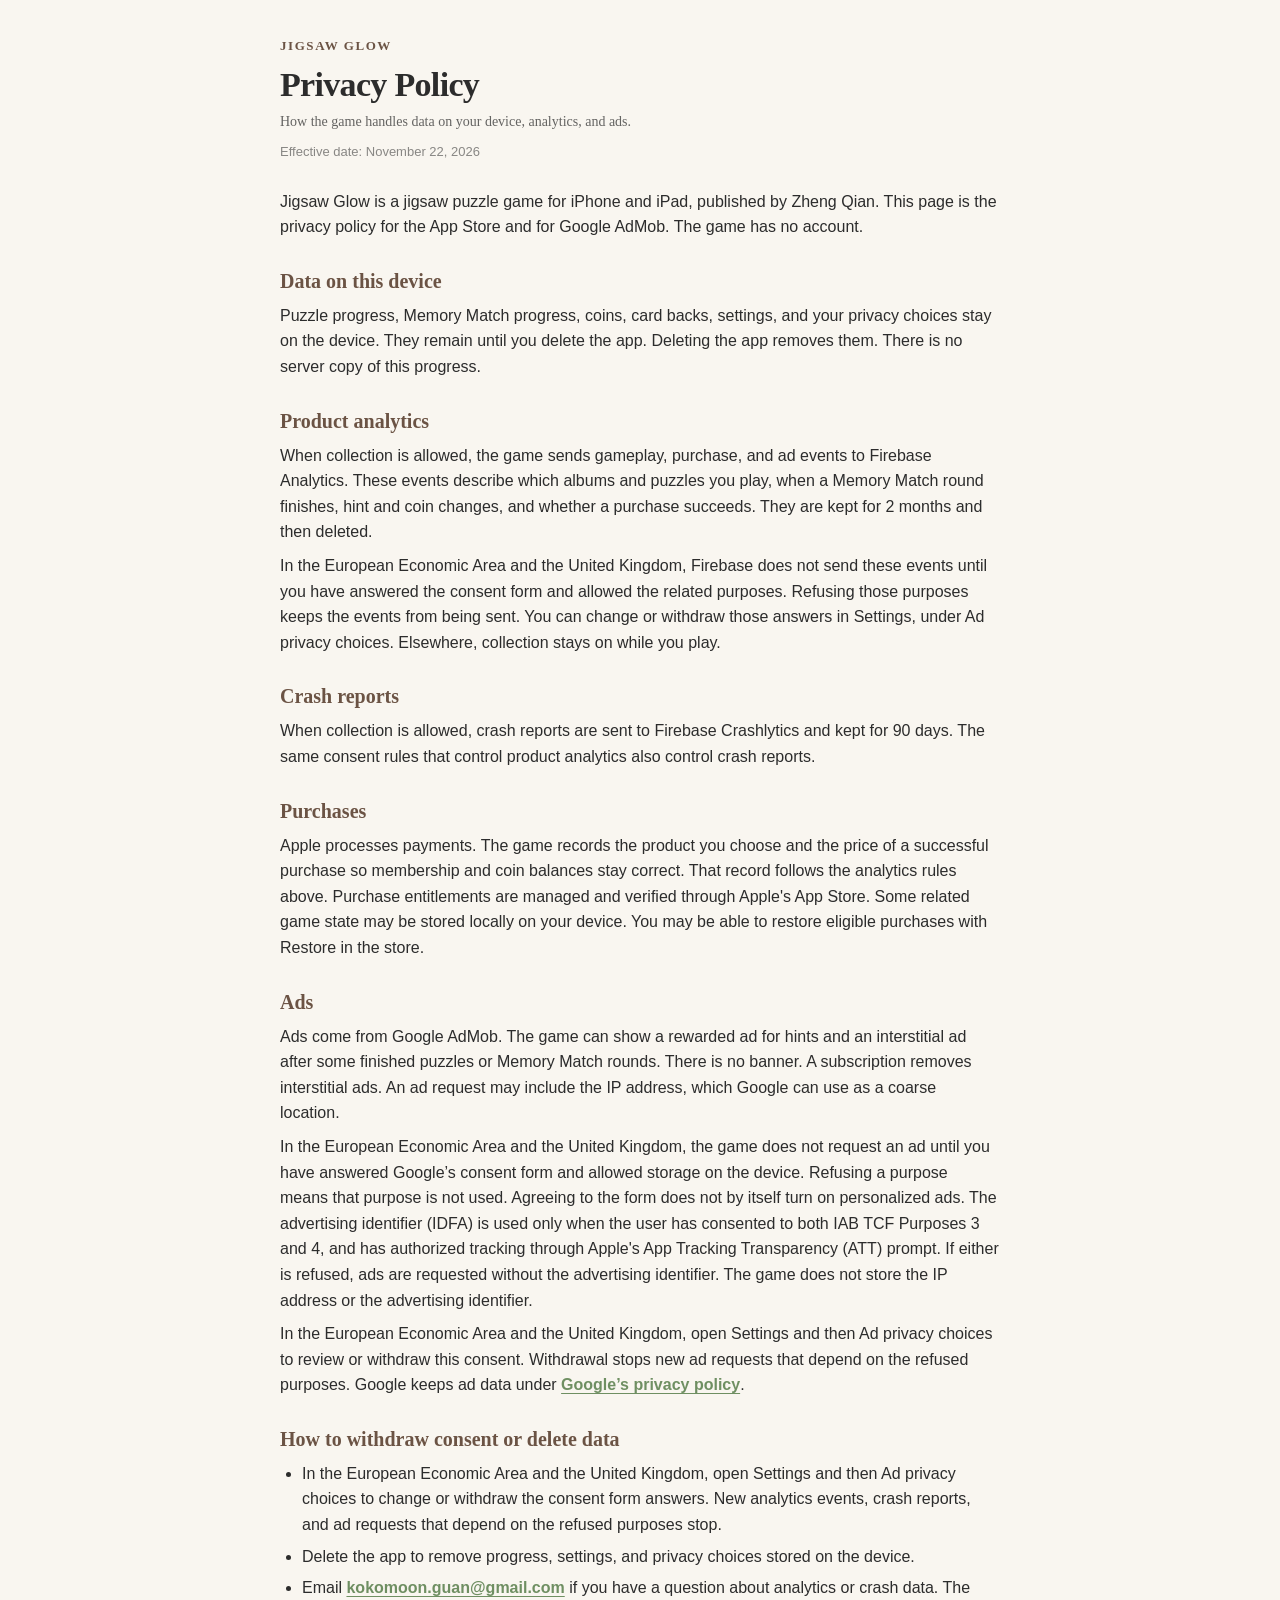
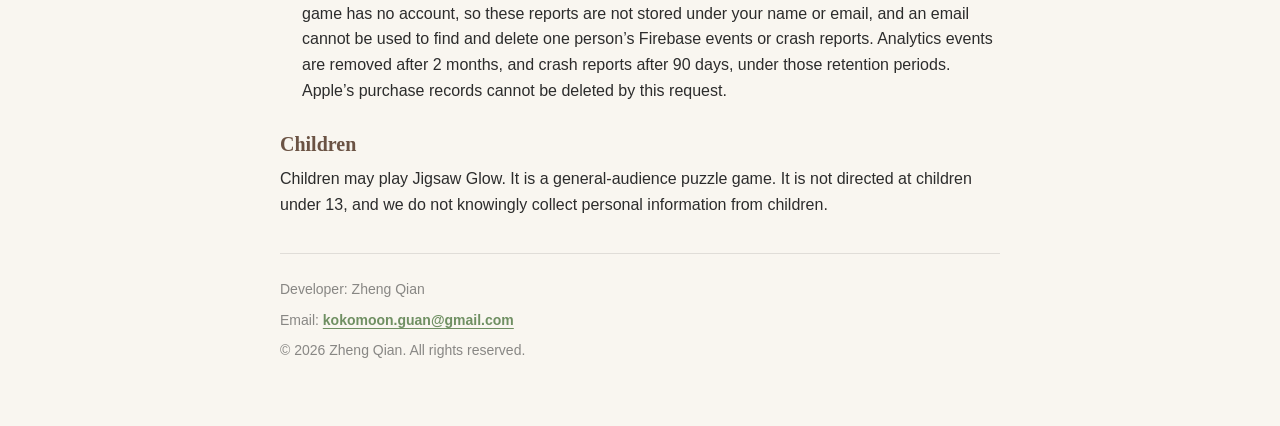
<file: index.html>
<!DOCTYPE html>
<html lang="en">
<head>
  <meta charset="utf-8">
  <meta name="viewport" content="width=device-width, initial-scale=1">
  <meta name="description" content="Privacy policy for Jigsaw Glow.">
  <title>Privacy Policy — Jigsaw Glow</title>
  <link rel="stylesheet" href="legal.css">
</head>
<body>
<main>
  <p class="eyebrow">Jigsaw Glow</p>
  <h1>Privacy Policy</h1>
  <p class="subtitle">How the game handles data on your device, analytics, and ads.</p>
  <p class="effective">Effective date: November 22, 2026</p>

  <p>Jigsaw Glow is a jigsaw puzzle game for iPhone and iPad, published by Zheng Qian. This page is the privacy policy for the App Store and for Google AdMob. The game has no account.</p>

  <h2>Data on this device</h2>
  <p>Puzzle progress, Memory Match progress, coins, card backs, settings, and your privacy choices stay on the device. They remain until you delete the app. Deleting the app removes them. There is no server copy of this progress.</p>

  <h2>Product analytics</h2>
  <p>When collection is allowed, the game sends gameplay, purchase, and ad events to Firebase Analytics. These events describe which albums and puzzles you play, when a Memory Match round finishes, hint and coin changes, and whether a purchase succeeds. They are kept for 2 months and then deleted.</p>
  <p>In the European Economic Area and the United Kingdom, Firebase does not send these events until you have answered the consent form and allowed the related purposes. Refusing those purposes keeps the events from being sent. You can change or withdraw those answers in Settings, under Ad privacy choices. Elsewhere, collection stays on while you play.</p>

  <h2>Crash reports</h2>
  <p>When collection is allowed, crash reports are sent to Firebase Crashlytics and kept for 90 days. The same consent rules that control product analytics also control crash reports.</p>

  <h2>Purchases</h2>
  <p>Apple processes payments. The game records the product you choose and the price of a successful purchase so membership and coin balances stay correct. That record follows the analytics rules above. Purchase entitlements are managed and verified through Apple's App Store. Some related game state may be stored locally on your device. You may be able to restore eligible purchases with Restore in the store.</p>

  <h2>Ads</h2>
  <p>Ads come from Google AdMob. The game can show a rewarded ad for hints and an interstitial ad after some finished puzzles or Memory Match rounds. There is no banner. A subscription removes interstitial ads. An ad request may include the IP address, which Google can use as a coarse location.</p>
  <p>In the European Economic Area and the United Kingdom, the game does not request an ad until you have answered Google’s consent form and allowed storage on the device. Refusing a purpose means that purpose is not used. Agreeing to the form does not by itself turn on personalized ads. The advertising identifier (IDFA) is used only when the user has consented to both IAB TCF Purposes 3 and 4, and has authorized tracking through Apple's App Tracking Transparency (ATT) prompt. If either is refused, ads are requested without the advertising identifier. The game does not store the IP address or the advertising identifier.</p>
  <p>In the European Economic Area and the United Kingdom, open Settings and then Ad privacy choices to review or withdraw this consent. Withdrawal stops new ad requests that depend on the refused purposes. Google keeps ad data under <a href="https://policies.google.com/privacy">Google’s privacy policy</a>.</p>

  <h2>How to withdraw consent or delete data</h2>
  <ul>
    <li>In the European Economic Area and the United Kingdom, open Settings and then Ad privacy choices to change or withdraw the consent form answers. New analytics events, crash reports, and ad requests that depend on the refused purposes stop.</li>
    <li>Delete the app to remove progress, settings, and privacy choices stored on the device.</li>
    <li>Email <a href="mailto:kokomoon.guan@gmail.com">kokomoon.guan@gmail.com</a> if you have a question about analytics or crash data. The game has no account, so these reports are not stored under your name or email, and an email cannot be used to find and delete one person’s Firebase events or crash reports. Analytics events are removed after 2 months, and crash reports after 90 days, under those retention periods. Apple’s purchase records cannot be deleted by this request.</li>
  </ul>

  <h2>Children</h2>
  <p>Children may play Jigsaw Glow. It is a general-audience puzzle game. It is not directed at children under 13, and we do not knowingly collect personal information from children.</p>

  <footer>
    <p>Developer: Zheng Qian</p>
    <p>Email: <a href="mailto:kokomoon.guan@gmail.com">kokomoon.guan@gmail.com</a></p>
    <p>© 2026 Zheng Qian. All rights reserved.</p>
  </footer>
</main>
</body>
</html>
</file>
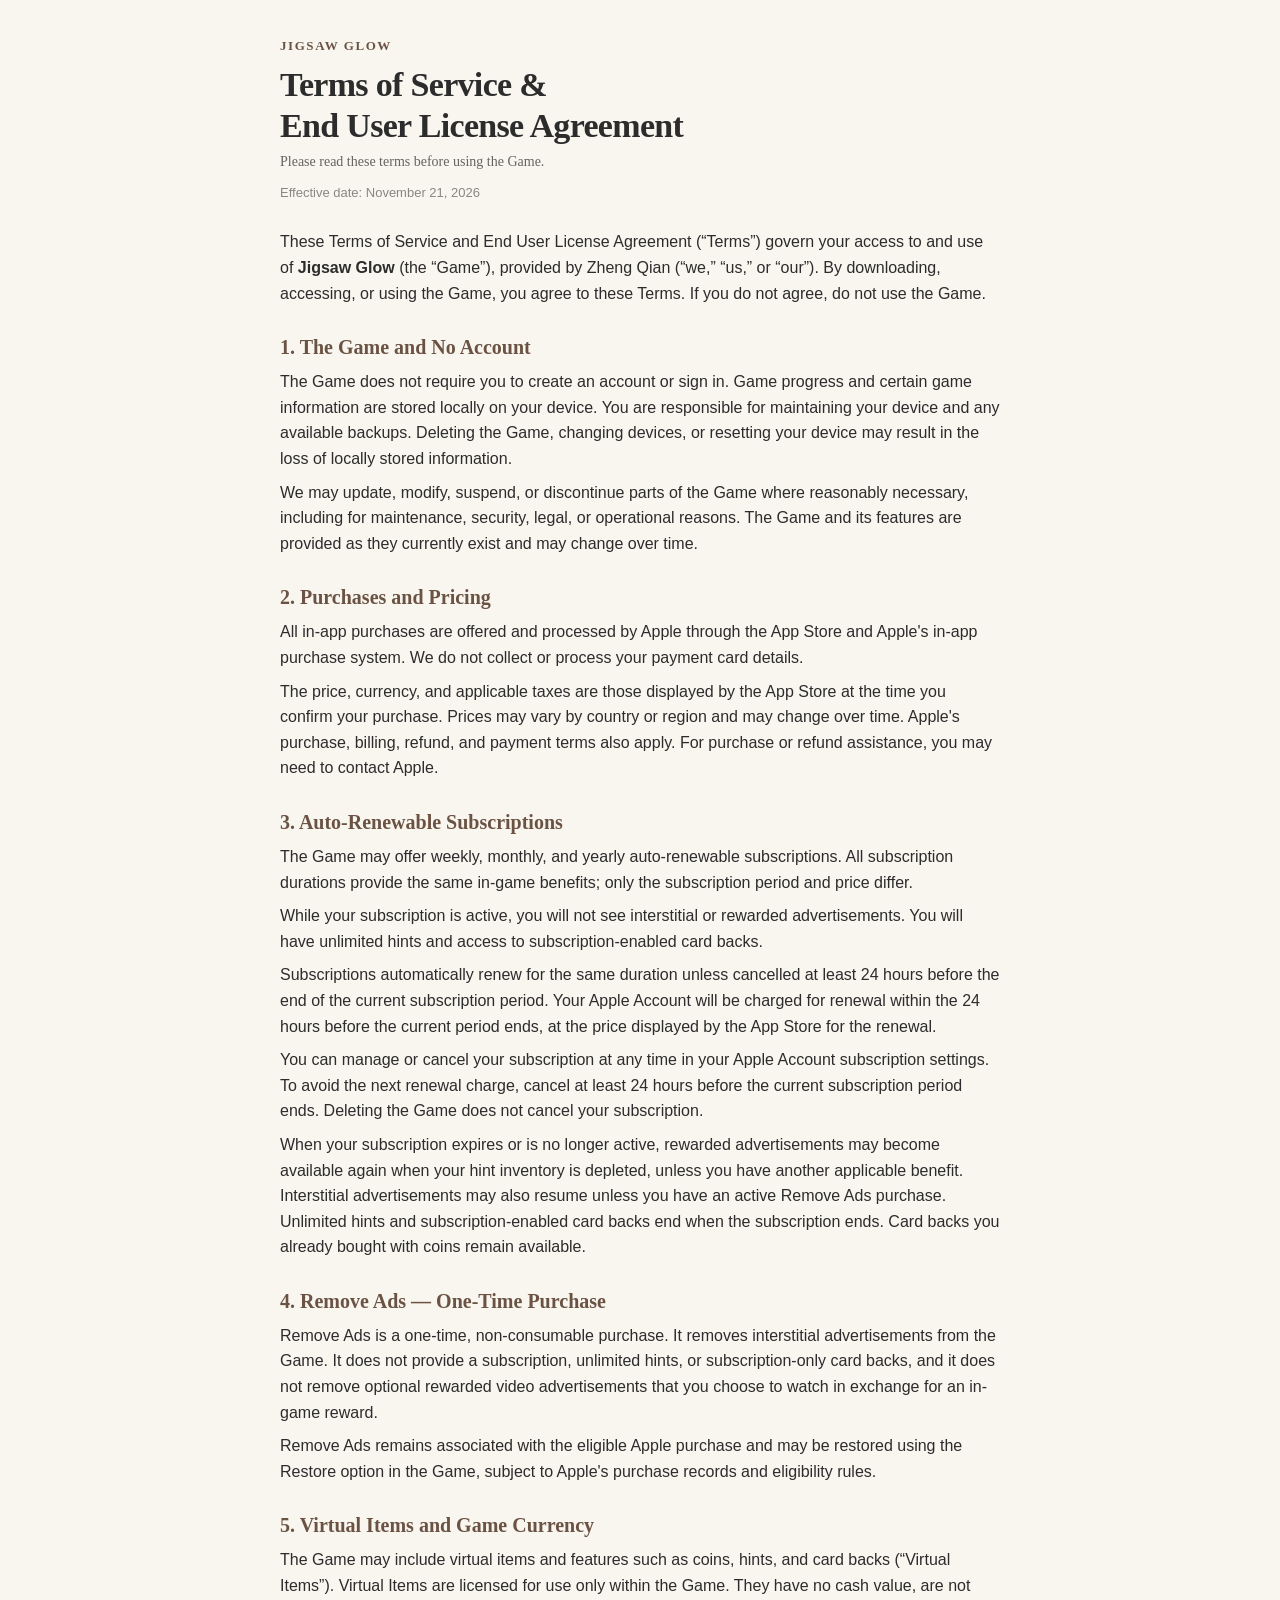
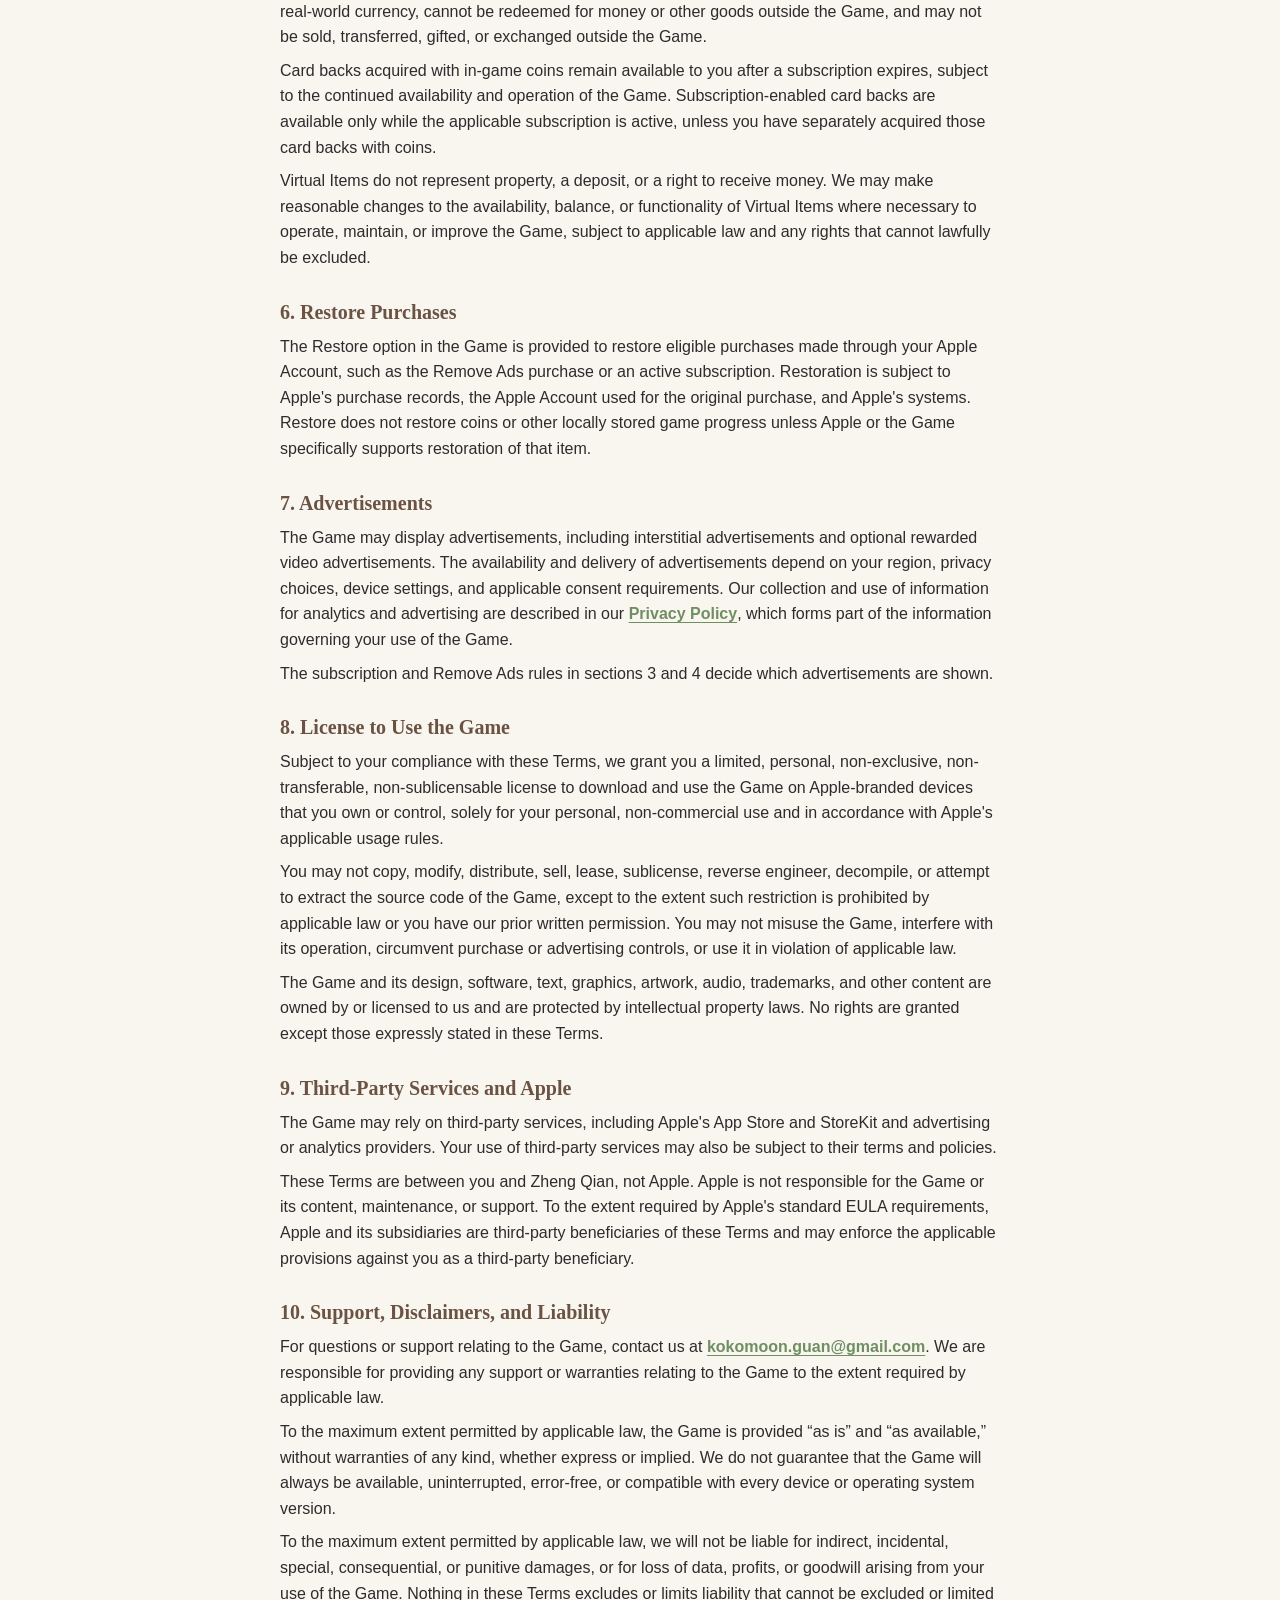
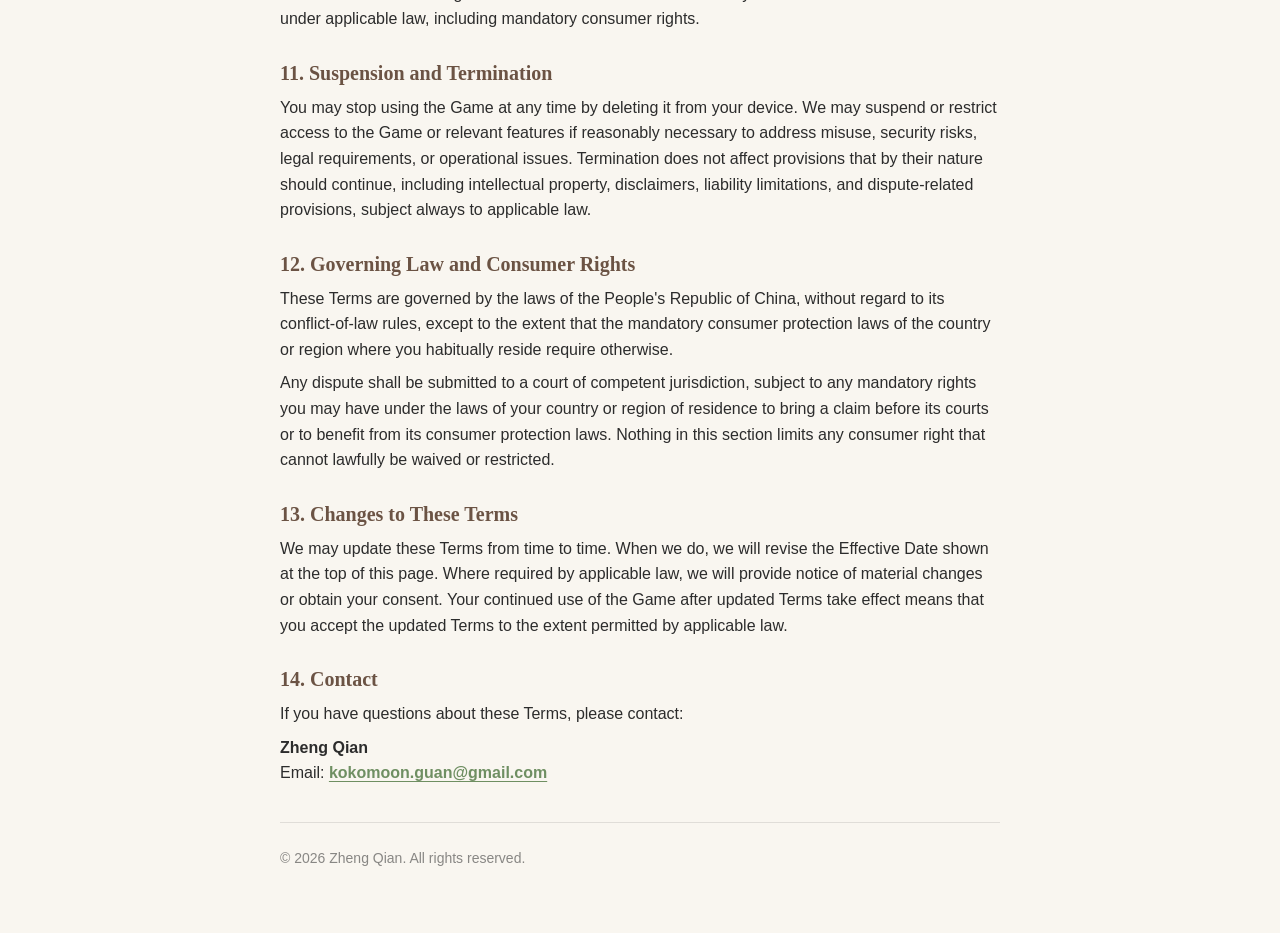
<file: terms.html>
<!doctype html>
<html lang="en">
<head>
  <meta charset="utf-8">
  <meta name="viewport" content="width=device-width, initial-scale=1">
  <meta name="robots" content="index,follow">
  <meta name="description" content="Terms of Service and End User License Agreement for Jigsaw Glow.">
  <title>Terms of Service &amp; EULA — Jigsaw Glow</title>
  <link rel="stylesheet" href="legal.css">
</head>
<body>
<main>
  <p class="eyebrow">Jigsaw Glow</p>
  <h1>Terms of Service &amp;<br>End User License Agreement</h1>
  <p class="subtitle">Please read these terms before using the Game.</p>
  <p class="effective">Effective date: November 21, 2026</p>

  <p>These Terms of Service and End User License Agreement (“Terms”) govern your access to and use of <strong>Jigsaw Glow</strong> (the “Game”), provided by Zheng Qian (“we,” “us,” or “our”). By downloading, accessing, or using the Game, you agree to these Terms. If you do not agree, do not use the Game.</p>

  <h2>1. The Game and No Account</h2>
  <p>The Game does not require you to create an account or sign in. Game progress and certain game information are stored locally on your device. You are responsible for maintaining your device and any available backups. Deleting the Game, changing devices, or resetting your device may result in the loss of locally stored information.</p>
  <p>We may update, modify, suspend, or discontinue parts of the Game where reasonably necessary, including for maintenance, security, legal, or operational reasons. The Game and its features are provided as they currently exist and may change over time.</p>

  <h2>2. Purchases and Pricing</h2>
  <p>All in-app purchases are offered and processed by Apple through the App Store and Apple's in-app purchase system. We do not collect or process your payment card details.</p>
  <p>The price, currency, and applicable taxes are those displayed by the App Store at the time you confirm your purchase. Prices may vary by country or region and may change over time. Apple's purchase, billing, refund, and payment terms also apply. For purchase or refund assistance, you may need to contact Apple.</p>

  <h2>3. Auto-Renewable Subscriptions</h2>
  <p>The Game may offer weekly, monthly, and yearly auto-renewable subscriptions. All subscription durations provide the same in-game benefits; only the subscription period and price differ.</p>
  <p>While your subscription is active, you will not see interstitial or rewarded advertisements. You will have unlimited hints and access to subscription-enabled card backs.</p>
  <p>Subscriptions automatically renew for the same duration unless cancelled at least 24 hours before the end of the current subscription period. Your Apple Account will be charged for renewal within the 24 hours before the current period ends, at the price displayed by the App Store for the renewal.</p>
  <p>You can manage or cancel your subscription at any time in your Apple Account subscription settings. To avoid the next renewal charge, cancel at least 24 hours before the current subscription period ends. Deleting the Game does not cancel your subscription.</p>
  <p>When your subscription expires or is no longer active, rewarded advertisements may become available again when your hint inventory is depleted, unless you have another applicable benefit. Interstitial advertisements may also resume unless you have an active Remove Ads purchase. Unlimited hints and subscription-enabled card backs end when the subscription ends. Card backs you already bought with coins remain available.</p>

  <h2>4. Remove Ads — One-Time Purchase</h2>
  <p>Remove Ads is a one-time, non-consumable purchase. It removes interstitial advertisements from the Game. It does not provide a subscription, unlimited hints, or subscription-only card backs, and it does not remove optional rewarded video advertisements that you choose to watch in exchange for an in-game reward.</p>
  <p>Remove Ads remains associated with the eligible Apple purchase and may be restored using the Restore option in the Game, subject to Apple's purchase records and eligibility rules.</p>

  <h2>5. Virtual Items and Game Currency</h2>
  <p>The Game may include virtual items and features such as coins, hints, and card backs (“Virtual Items”). Virtual Items are licensed for use only within the Game. They have no cash value, are not real-world currency, cannot be redeemed for money or other goods outside the Game, and may not be sold, transferred, gifted, or exchanged outside the Game.</p>
  <p>Card backs acquired with in-game coins remain available to you after a subscription expires, subject to the continued availability and operation of the Game. Subscription-enabled card backs are available only while the applicable subscription is active, unless you have separately acquired those card backs with coins.</p>
  <p>Virtual Items do not represent property, a deposit, or a right to receive money. We may make reasonable changes to the availability, balance, or functionality of Virtual Items where necessary to operate, maintain, or improve the Game, subject to applicable law and any rights that cannot lawfully be excluded.</p>

  <h2>6. Restore Purchases</h2>
  <p>The Restore option in the Game is provided to restore eligible purchases made through your Apple Account, such as the Remove Ads purchase or an active subscription. Restoration is subject to Apple's purchase records, the Apple Account used for the original purchase, and Apple's systems. Restore does not restore coins or other locally stored game progress unless Apple or the Game specifically supports restoration of that item.</p>

  <h2>7. Advertisements</h2>
  <p>The Game may display advertisements, including interstitial advertisements and optional rewarded video advertisements. The availability and delivery of advertisements depend on your region, privacy choices, device settings, and applicable consent requirements. Our collection and use of information for analytics and advertising are described in our <a href="https://erxiguan.github.io/jigsawglow/">Privacy Policy</a>, which forms part of the information governing your use of the Game.</p>
  <p>The subscription and Remove Ads rules in sections 3 and 4 decide which advertisements are shown.</p>

  <h2>8. License to Use the Game</h2>
  <p>Subject to your compliance with these Terms, we grant you a limited, personal, non-exclusive, non-transferable, non-sublicensable license to download and use the Game on Apple-branded devices that you own or control, solely for your personal, non-commercial use and in accordance with Apple's applicable usage rules.</p>
  <p>You may not copy, modify, distribute, sell, lease, sublicense, reverse engineer, decompile, or attempt to extract the source code of the Game, except to the extent such restriction is prohibited by applicable law or you have our prior written permission. You may not misuse the Game, interfere with its operation, circumvent purchase or advertising controls, or use it in violation of applicable law.</p>
  <p>The Game and its design, software, text, graphics, artwork, audio, trademarks, and other content are owned by or licensed to us and are protected by intellectual property laws. No rights are granted except those expressly stated in these Terms.</p>

  <h2>9. Third-Party Services and Apple</h2>
  <p>The Game may rely on third-party services, including Apple's App Store and StoreKit and advertising or analytics providers. Your use of third-party services may also be subject to their terms and policies.</p>
  <p>These Terms are between you and Zheng Qian, not Apple. Apple is not responsible for the Game or its content, maintenance, or support. To the extent required by Apple's standard EULA requirements, Apple and its subsidiaries are third-party beneficiaries of these Terms and may enforce the applicable provisions against you as a third-party beneficiary.</p>

  <h2>10. Support, Disclaimers, and Liability</h2>
  <p>For questions or support relating to the Game, contact us at <a href="mailto:kokomoon.guan@gmail.com">kokomoon.guan@gmail.com</a>. We are responsible for providing any support or warranties relating to the Game to the extent required by applicable law.</p>
  <p>To the maximum extent permitted by applicable law, the Game is provided “as is” and “as available,” without warranties of any kind, whether express or implied. We do not guarantee that the Game will always be available, uninterrupted, error-free, or compatible with every device or operating system version.</p>
  <p>To the maximum extent permitted by applicable law, we will not be liable for indirect, incidental, special, consequential, or punitive damages, or for loss of data, profits, or goodwill arising from your use of the Game. Nothing in these Terms excludes or limits liability that cannot be excluded or limited under applicable law, including mandatory consumer rights.</p>

  <h2>11. Suspension and Termination</h2>
  <p>You may stop using the Game at any time by deleting it from your device. We may suspend or restrict access to the Game or relevant features if reasonably necessary to address misuse, security risks, legal requirements, or operational issues. Termination does not affect provisions that by their nature should continue, including intellectual property, disclaimers, liability limitations, and dispute-related provisions, subject always to applicable law.</p>

  <h2>12. Governing Law and Consumer Rights</h2>
  <p>These Terms are governed by the laws of the People's Republic of China, without regard to its conflict-of-law rules, except to the extent that the mandatory consumer protection laws of the country or region where you habitually reside require otherwise.</p>
  <p>Any dispute shall be submitted to a court of competent jurisdiction, subject to any mandatory rights you may have under the laws of your country or region of residence to bring a claim before its courts or to benefit from its consumer protection laws. Nothing in this section limits any consumer right that cannot lawfully be waived or restricted.</p>

  <h2>13. Changes to These Terms</h2>
  <p>We may update these Terms from time to time. When we do, we will revise the Effective Date shown at the top of this page. Where required by applicable law, we will provide notice of material changes or obtain your consent. Your continued use of the Game after updated Terms take effect means that you accept the updated Terms to the extent permitted by applicable law.</p>

  <h2>14. Contact</h2>
  <p>If you have questions about these Terms, please contact:</p>
  <p><strong>Zheng Qian</strong><br>
     Email: <a href="mailto:kokomoon.guan@gmail.com">kokomoon.guan@gmail.com</a></p>

  <footer>
    <p>© 2026 Zheng Qian. All rights reserved.</p>
  </footer>
</main>
</body>
</html>
</file>
<file: legal.css>
:root {
  color-scheme: light;
  --paper: #F9F6F0;
  --ink: #2C2C2C;
  --title: #6B5344;
  --muted: rgba(44, 44, 44, 0.55);
  --rule: rgba(44, 44, 44, 0.12);
  --link: #6F8F62;
  --serif: ui-serif, "New York", "Iowan Old Style", Palatino, "Palatino Linotype", Georgia, serif;
  --sans: -apple-system, BlinkMacSystemFont, "SF Pro Text", "Segoe UI", sans-serif;
}

* { box-sizing: border-box; }

body {
  margin: 0;
  padding: 36px 18px 56px;
  background: var(--paper);
  color: var(--ink);
  font: 16px/1.6 var(--sans);
}

main {
  max-width: 720px;
  margin: 0 auto;
}

.eyebrow {
  margin: 0;
  color: var(--title);
  font-family: var(--serif);
  font-size: 13px;
  font-weight: 600;
  letter-spacing: 0.12em;
  text-transform: uppercase;
}

h1 {
  margin: 8px 0 6px;
  color: var(--ink);
  font-family: var(--serif);
  font-size: clamp(28px, 4vw, 34px);
  font-weight: 600;
  line-height: 1.2;
  letter-spacing: -0.02em;
}

.subtitle {
  margin: 0;
  color: var(--ink);
  font-family: var(--serif);
  font-size: 14px;
  font-weight: 400;
  line-height: 1.45;
  opacity: 0.72;
}

.effective {
  margin: 10px 0 26px;
  color: var(--muted);
  font-size: 13px;
}

a {
  color: var(--link);
  font-weight: 600;
  text-underline-offset: 3px;
}

h2 {
  margin: 28px 0 8px;
  color: var(--title);
  font-family: var(--serif);
  font-size: 20px;
  font-weight: 600;
  line-height: 1.35;
}

p { margin: 8px 0; }

ul {
  margin: 8px 0 14px;
  padding-left: 22px;
}

li { margin: 6px 0; }

footer {
  margin-top: 36px;
  padding-top: 16px;
  border-top: 1px solid var(--rule);
  color: var(--muted);
  font-size: 14px;
}

footer a { font-weight: 600; }

@media (max-width: 520px) {
  body { padding: 22px 18px 36px; }
}
</file>
